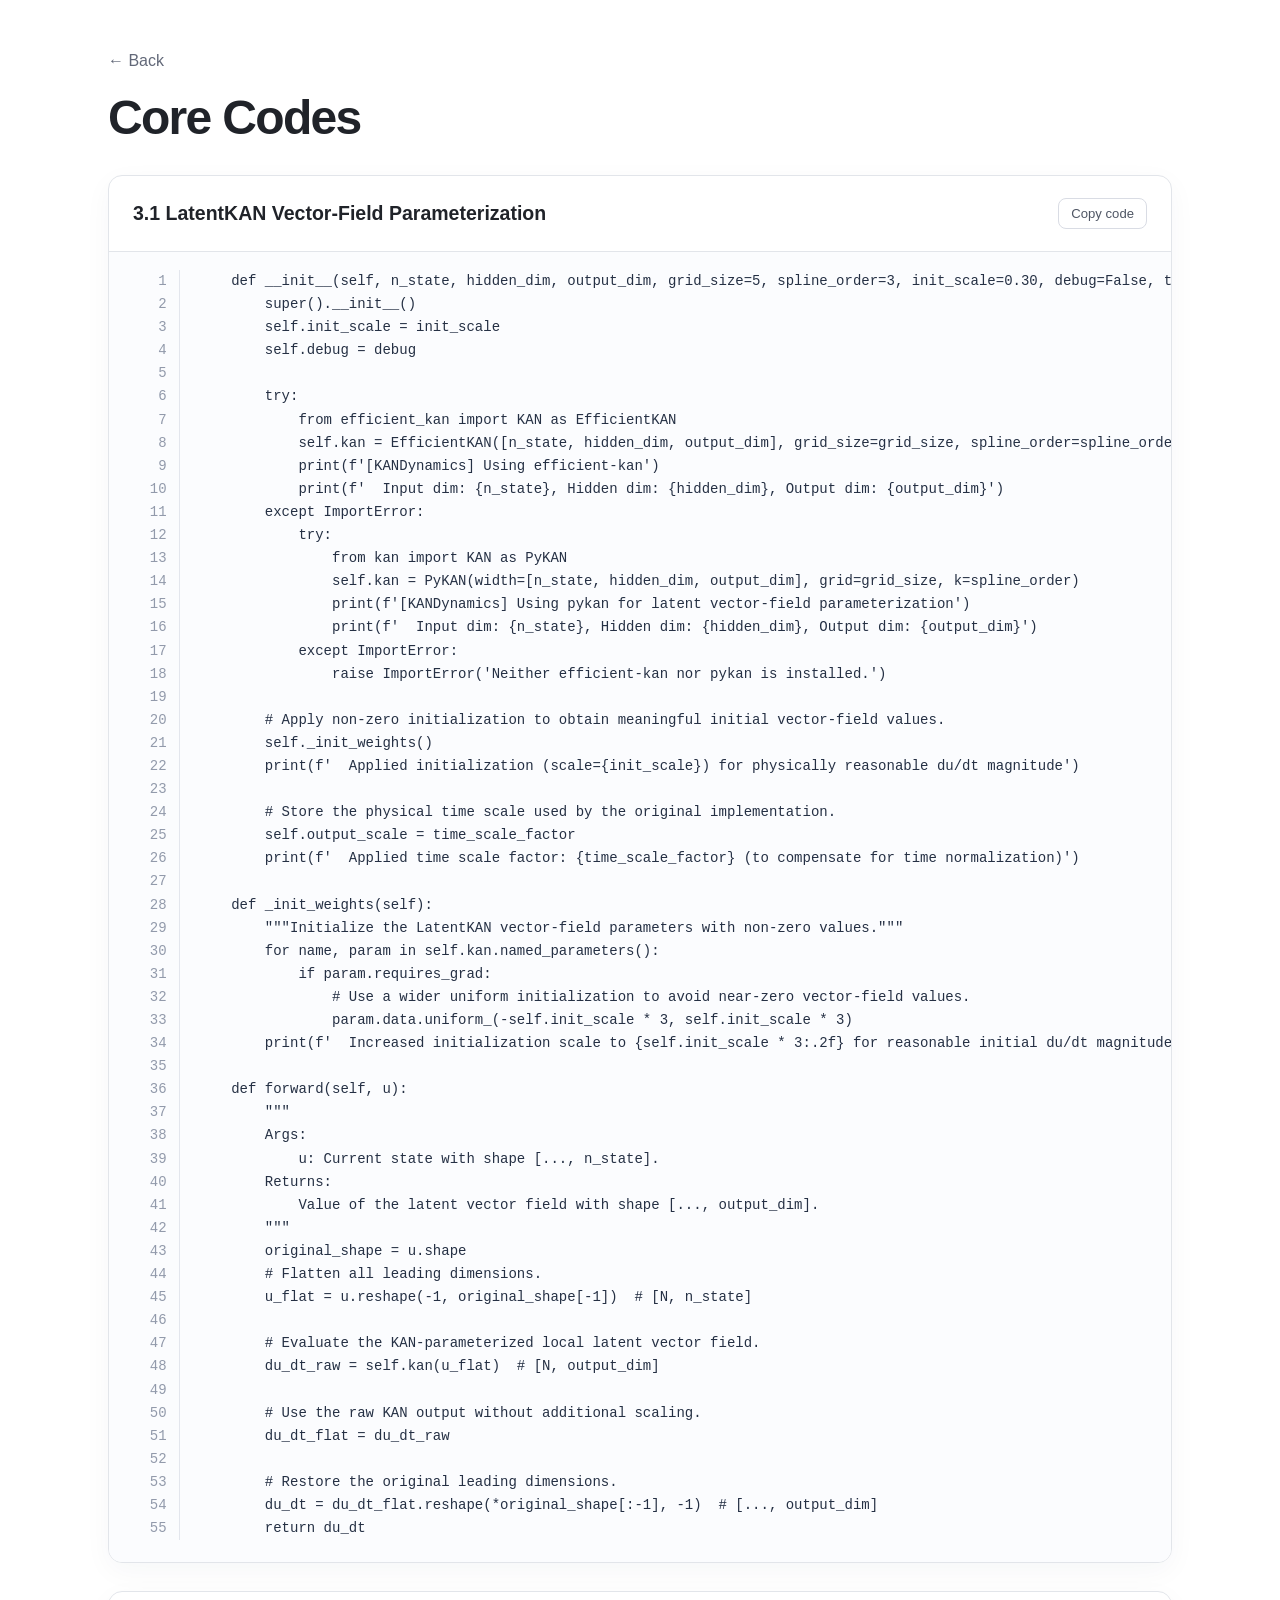
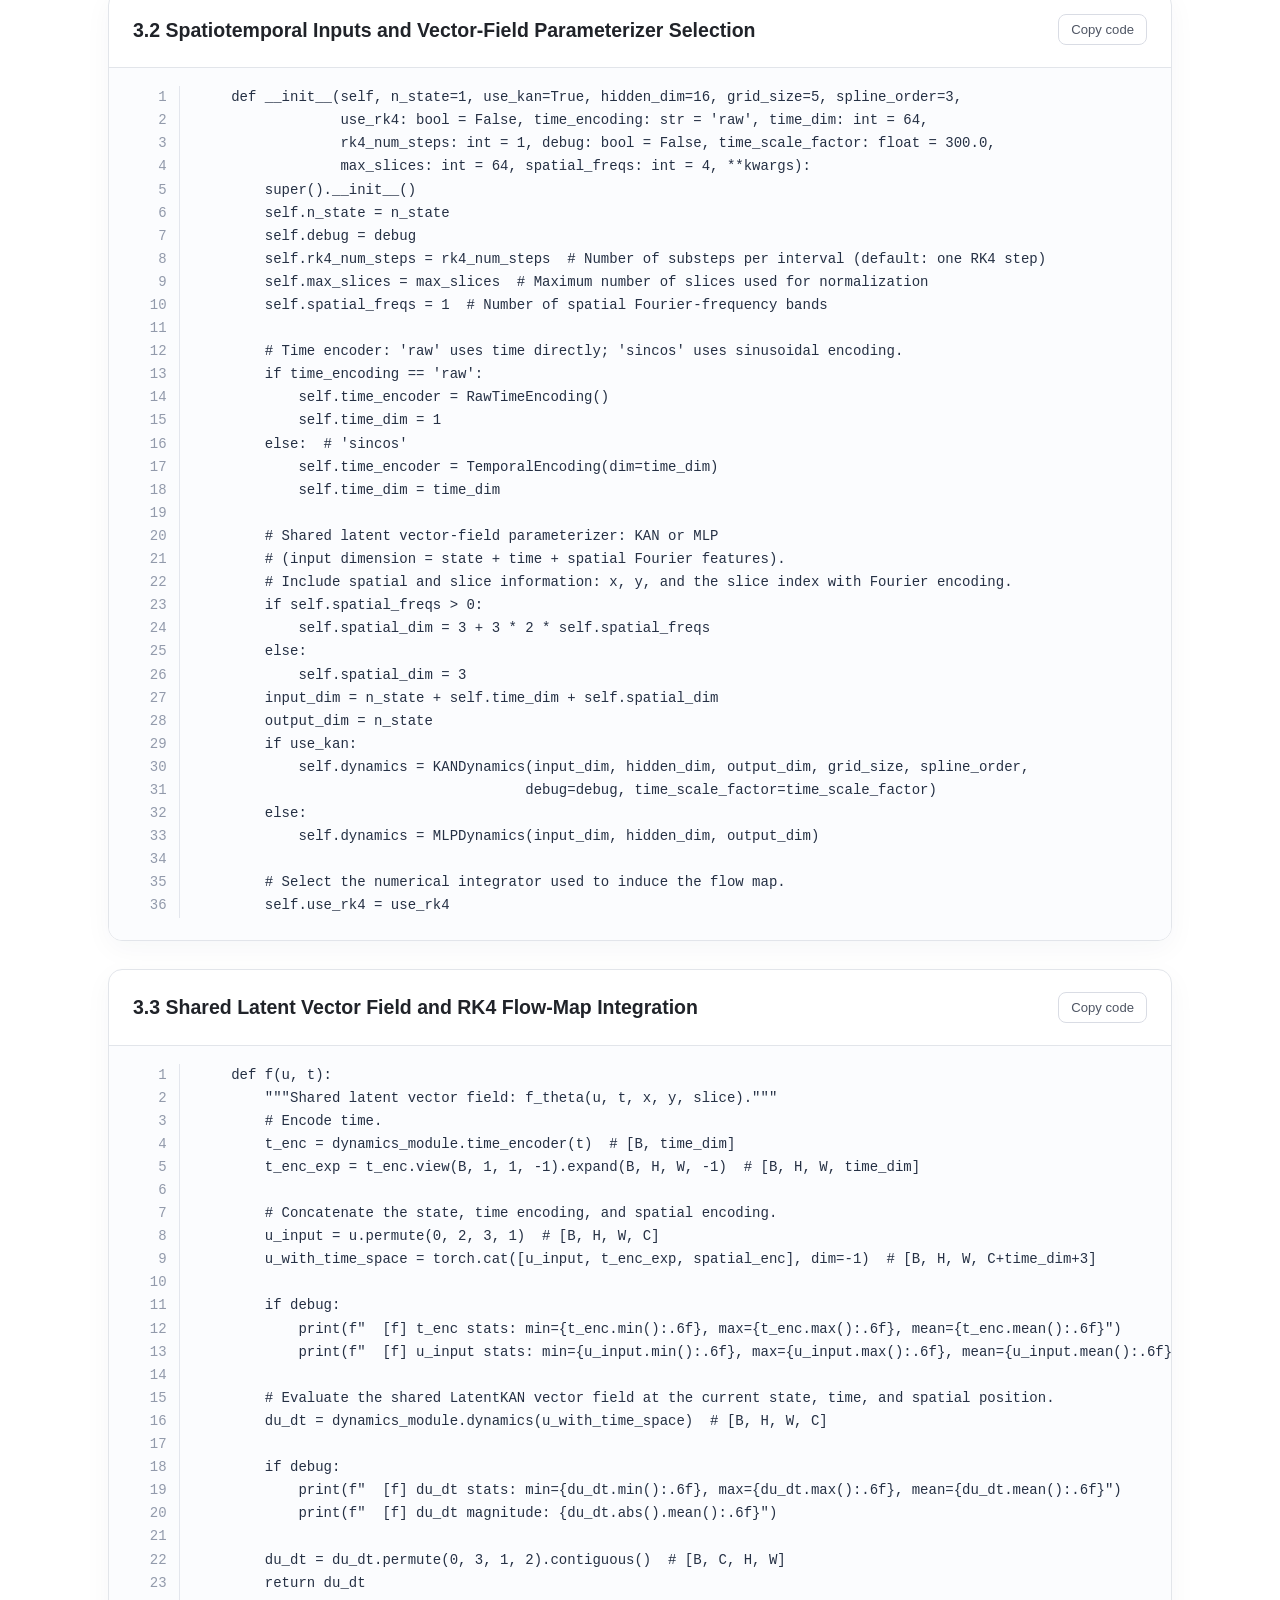
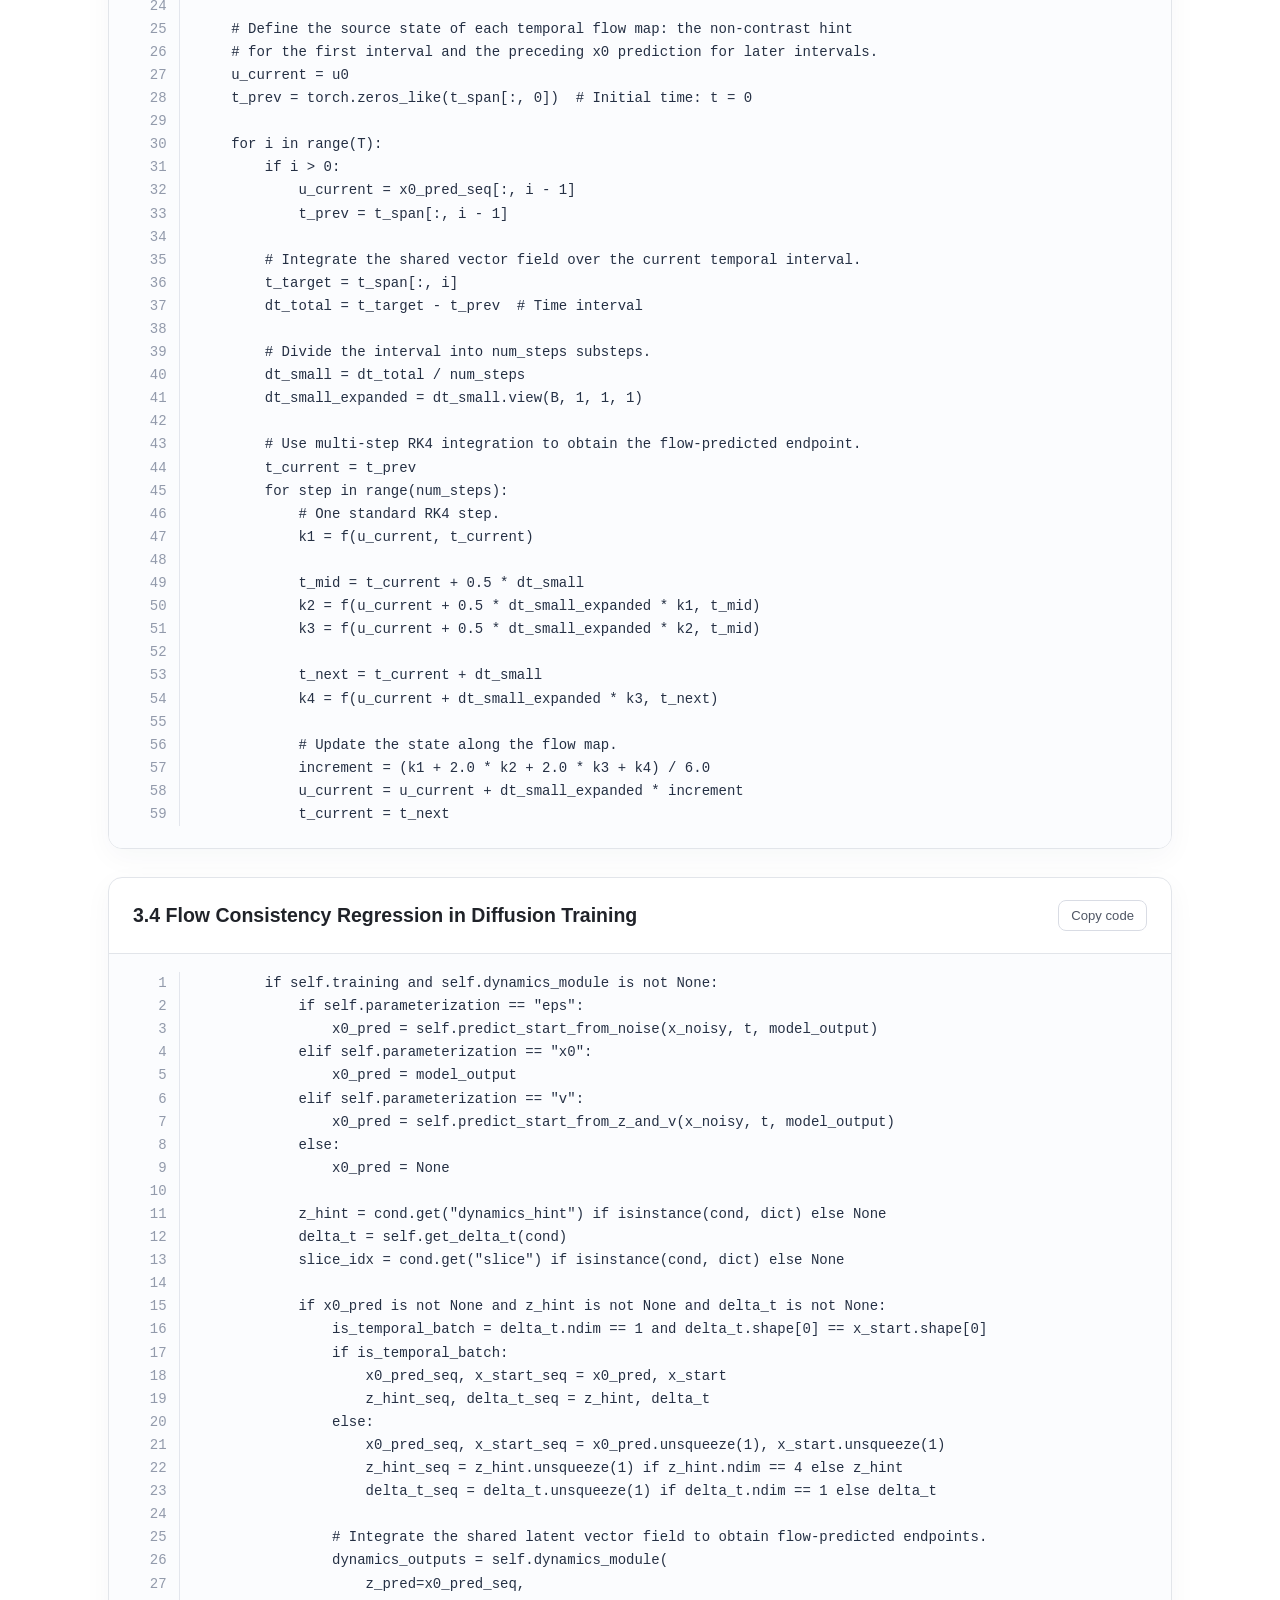
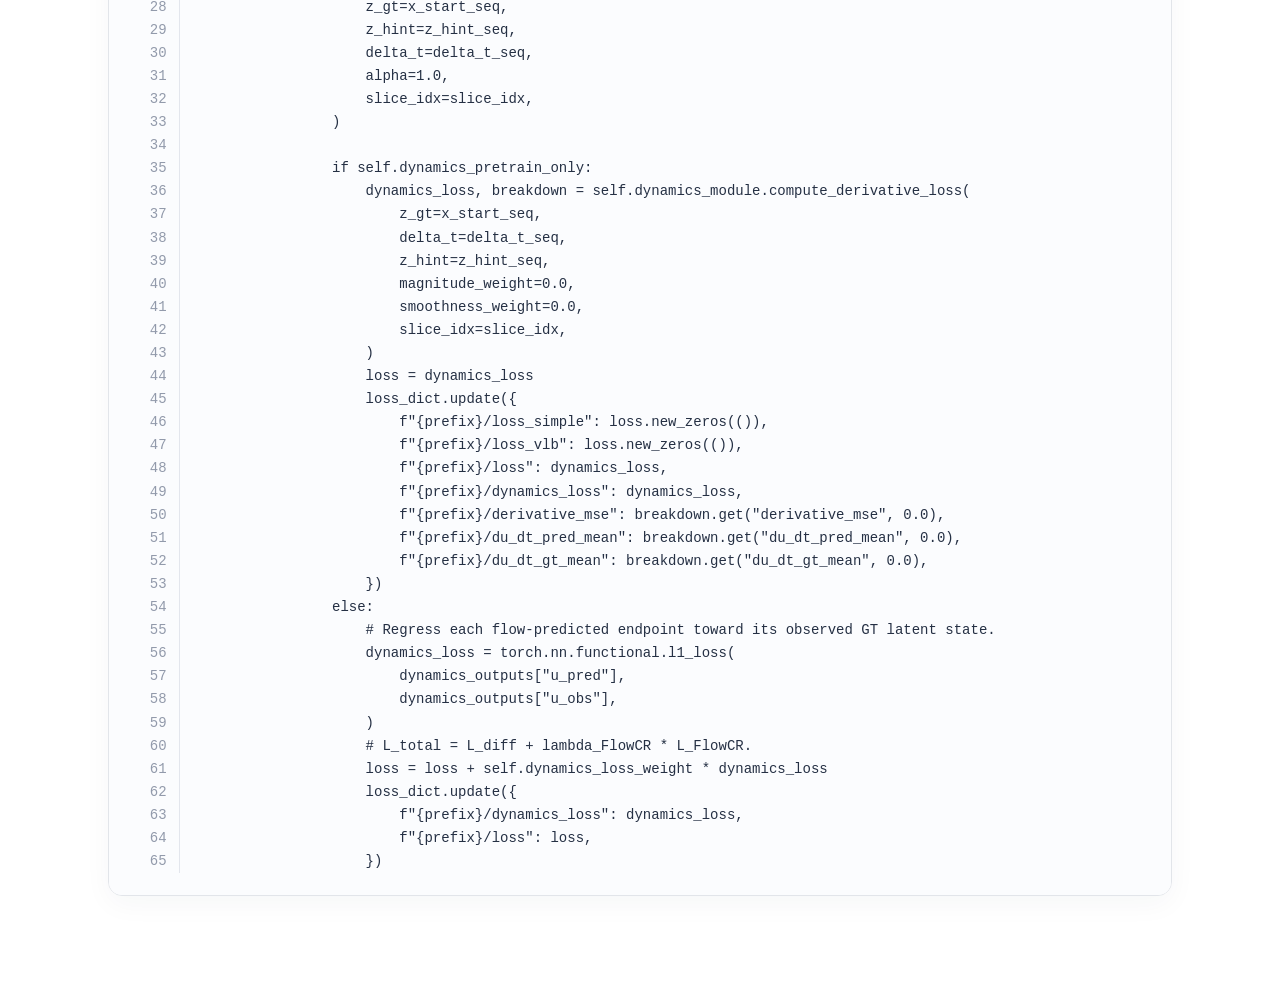
<file: core-codes.html>
<!doctype html>
<html lang="en">
<head>
  <meta charset="utf-8">
  <meta name="viewport" content="width=device-width, initial-scale=1">
  <meta name="theme-color" content="#ffffff">
  <meta name="robots" content="noindex, nofollow, noarchive">
  <title>Core Codes | KAFlow</title>
  <link rel="stylesheet" href="styles-scrub10.css?v=code-stack-1103">
</head>
<body>
  <main class="codes-page">
    <a class="codes-back-link" href="./">← Back</a>
    <h1>Core Codes</h1>
    <div class="codes-main">
      <article class="code-pane" id="code-section-1">
        <div class="code-pane-heading"><h2>3.1 LatentKAN Vector-Field Parameterization</h2><button class="code-copy" type="button" aria-label="Copy code for 3.1 LatentKAN Vector-Field Parameterization">Copy code</button></div>
        <pre class="code-block"><code><span class="code-line">    def __init__(self, n_state, hidden_dim, output_dim, grid_size=5, spline_order=3, init_scale=0.30, debug=False, time_scale_factor=300.0):</span><span class="code-line">        super().__init__()</span><span class="code-line">        self.init_scale = init_scale</span><span class="code-line">        self.debug = debug</span><span class="code-line"></span><span class="code-line">        try:</span><span class="code-line">            from efficient_kan import KAN as EfficientKAN</span><span class="code-line">            self.kan = EfficientKAN([n_state, hidden_dim, output_dim], grid_size=grid_size, spline_order=spline_order)</span><span class="code-line">            print(f&#x27;[KANDynamics] Using efficient-kan&#x27;)</span><span class="code-line">            print(f&#x27;  Input dim: {n_state}, Hidden dim: {hidden_dim}, Output dim: {output_dim}&#x27;)</span><span class="code-line">        except ImportError:</span><span class="code-line">            try:</span><span class="code-line">                from kan import KAN as PyKAN</span><span class="code-line">                self.kan = PyKAN(width=[n_state, hidden_dim, output_dim], grid=grid_size, k=spline_order)</span><span class="code-line">                print(f&#x27;[KANDynamics] Using pykan for latent vector-field parameterization&#x27;)</span><span class="code-line">                print(f&#x27;  Input dim: {n_state}, Hidden dim: {hidden_dim}, Output dim: {output_dim}&#x27;)</span><span class="code-line">            except ImportError:</span><span class="code-line">                raise ImportError(&#x27;Neither efficient-kan nor pykan is installed.&#x27;)</span><span class="code-line"></span><span class="code-line">        # Apply non-zero initialization to obtain meaningful initial vector-field values.</span><span class="code-line">        self._init_weights()</span><span class="code-line">        print(f&#x27;  Applied initialization (scale={init_scale}) for physically reasonable du/dt magnitude&#x27;)</span><span class="code-line"></span><span class="code-line">        # Store the physical time scale used by the original implementation.</span><span class="code-line">        self.output_scale = time_scale_factor</span><span class="code-line">        print(f&#x27;  Applied time scale factor: {time_scale_factor} (to compensate for time normalization)&#x27;)</span><span class="code-line"></span><span class="code-line">    def _init_weights(self):</span><span class="code-line">        &quot;&quot;&quot;Initialize the LatentKAN vector-field parameters with non-zero values.&quot;&quot;&quot;</span><span class="code-line">        for name, param in self.kan.named_parameters():</span><span class="code-line">            if param.requires_grad:</span><span class="code-line">                # Use a wider uniform initialization to avoid near-zero vector-field values.</span><span class="code-line">                param.data.uniform_(-self.init_scale * 3, self.init_scale * 3)</span><span class="code-line">        print(f&#x27;  Increased initialization scale to {self.init_scale * 3:.2f} for reasonable initial du/dt magnitude&#x27;)</span><span class="code-line"></span><span class="code-line">    def forward(self, u):</span><span class="code-line">        &quot;&quot;&quot;</span><span class="code-line">        Args:</span><span class="code-line">            u: Current state with shape [..., n_state].</span><span class="code-line">        Returns:</span><span class="code-line">            Value of the latent vector field with shape [..., output_dim].</span><span class="code-line">        &quot;&quot;&quot;</span><span class="code-line">        original_shape = u.shape</span><span class="code-line">        # Flatten all leading dimensions.</span><span class="code-line">        u_flat = u.reshape(-1, original_shape[-1])  # [N, n_state]</span><span class="code-line"></span><span class="code-line">        # Evaluate the KAN-parameterized local latent vector field.</span><span class="code-line">        du_dt_raw = self.kan(u_flat)  # [N, output_dim]</span><span class="code-line"></span><span class="code-line">        # Use the raw KAN output without additional scaling.</span><span class="code-line">        du_dt_flat = du_dt_raw</span><span class="code-line"></span><span class="code-line">        # Restore the original leading dimensions.</span><span class="code-line">        du_dt = du_dt_flat.reshape(*original_shape[:-1], -1)  # [..., output_dim]</span><span class="code-line">        return du_dt</span></code></pre>
      </article>
      <article class="code-pane" id="code-section-2">
        <div class="code-pane-heading"><h2>3.2 Spatiotemporal Inputs and Vector-Field Parameterizer Selection</h2><button class="code-copy" type="button" aria-label="Copy code for 3.2 Spatiotemporal Inputs and Vector-Field Parameterizer Selection">Copy code</button></div>
        <pre class="code-block"><code><span class="code-line">    def __init__(self, n_state=1, use_kan=True, hidden_dim=16, grid_size=5, spline_order=3,</span><span class="code-line">                 use_rk4: bool = False, time_encoding: str = &#x27;raw&#x27;, time_dim: int = 64,</span><span class="code-line">                 rk4_num_steps: int = 1, debug: bool = False, time_scale_factor: float = 300.0,</span><span class="code-line">                 max_slices: int = 64, spatial_freqs: int = 4, **kwargs):</span><span class="code-line">        super().__init__()</span><span class="code-line">        self.n_state = n_state</span><span class="code-line">        self.debug = debug</span><span class="code-line">        self.rk4_num_steps = rk4_num_steps  # Number of substeps per interval (default: one RK4 step)</span><span class="code-line">        self.max_slices = max_slices  # Maximum number of slices used for normalization</span><span class="code-line">        self.spatial_freqs = 1  # Number of spatial Fourier-frequency bands</span><span class="code-line"></span><span class="code-line">        # Time encoder: &#x27;raw&#x27; uses time directly; &#x27;sincos&#x27; uses sinusoidal encoding.</span><span class="code-line">        if time_encoding == &#x27;raw&#x27;:</span><span class="code-line">            self.time_encoder = RawTimeEncoding()</span><span class="code-line">            self.time_dim = 1</span><span class="code-line">        else:  # &#x27;sincos&#x27;</span><span class="code-line">            self.time_encoder = TemporalEncoding(dim=time_dim)</span><span class="code-line">            self.time_dim = time_dim</span><span class="code-line"></span><span class="code-line">        # Shared latent vector-field parameterizer: KAN or MLP</span><span class="code-line">        # (input dimension = state + time + spatial Fourier features).</span><span class="code-line">        # Include spatial and slice information: x, y, and the slice index with Fourier encoding.</span><span class="code-line">        if self.spatial_freqs &gt; 0:</span><span class="code-line">            self.spatial_dim = 3 + 3 * 2 * self.spatial_freqs</span><span class="code-line">        else:</span><span class="code-line">            self.spatial_dim = 3</span><span class="code-line">        input_dim = n_state + self.time_dim + self.spatial_dim</span><span class="code-line">        output_dim = n_state</span><span class="code-line">        if use_kan:</span><span class="code-line">            self.dynamics = KANDynamics(input_dim, hidden_dim, output_dim, grid_size, spline_order,</span><span class="code-line">                                       debug=debug, time_scale_factor=time_scale_factor)</span><span class="code-line">        else:</span><span class="code-line">            self.dynamics = MLPDynamics(input_dim, hidden_dim, output_dim)</span><span class="code-line"></span><span class="code-line">        # Select the numerical integrator used to induce the flow map.</span><span class="code-line">        self.use_rk4 = use_rk4</span></code></pre>
      </article>
      <article class="code-pane" id="code-section-3">
        <div class="code-pane-heading"><h2>3.3 Shared Latent Vector Field and RK4 Flow-Map Integration</h2><button class="code-copy" type="button" aria-label="Copy code for 3.3 Shared Latent Vector Field and RK4 Flow-Map Integration">Copy code</button></div>
        <pre class="code-block"><code><span class="code-line">    def f(u, t):</span><span class="code-line">        &quot;&quot;&quot;Shared latent vector field: f_theta(u, t, x, y, slice).&quot;&quot;&quot;</span><span class="code-line">        # Encode time.</span><span class="code-line">        t_enc = dynamics_module.time_encoder(t)  # [B, time_dim]</span><span class="code-line">        t_enc_exp = t_enc.view(B, 1, 1, -1).expand(B, H, W, -1)  # [B, H, W, time_dim]</span><span class="code-line"></span><span class="code-line">        # Concatenate the state, time encoding, and spatial encoding.</span><span class="code-line">        u_input = u.permute(0, 2, 3, 1)  # [B, H, W, C]</span><span class="code-line">        u_with_time_space = torch.cat([u_input, t_enc_exp, spatial_enc], dim=-1)  # [B, H, W, C+time_dim+3]</span><span class="code-line"></span><span class="code-line">        if debug:</span><span class="code-line">            print(f&quot;  [f] t_enc stats: min={t_enc.min():.6f}, max={t_enc.max():.6f}, mean={t_enc.mean():.6f}&quot;)</span><span class="code-line">            print(f&quot;  [f] u_input stats: min={u_input.min():.6f}, max={u_input.max():.6f}, mean={u_input.mean():.6f}&quot;)</span><span class="code-line"></span><span class="code-line">        # Evaluate the shared LatentKAN vector field at the current state, time, and spatial position.</span><span class="code-line">        du_dt = dynamics_module.dynamics(u_with_time_space)  # [B, H, W, C]</span><span class="code-line"></span><span class="code-line">        if debug:</span><span class="code-line">            print(f&quot;  [f] du_dt stats: min={du_dt.min():.6f}, max={du_dt.max():.6f}, mean={du_dt.mean():.6f}&quot;)</span><span class="code-line">            print(f&quot;  [f] du_dt magnitude: {du_dt.abs().mean():.6f}&quot;)</span><span class="code-line"></span><span class="code-line">        du_dt = du_dt.permute(0, 3, 1, 2).contiguous()  # [B, C, H, W]</span><span class="code-line">        return du_dt</span><span class="code-line"></span><span class="code-line">    # Define the source state of each temporal flow map: the non-contrast hint</span><span class="code-line">    # for the first interval and the preceding x0 prediction for later intervals.</span><span class="code-line">    u_current = u0</span><span class="code-line">    t_prev = torch.zeros_like(t_span[:, 0])  # Initial time: t = 0</span><span class="code-line"></span><span class="code-line">    for i in range(T):</span><span class="code-line">        if i &gt; 0:</span><span class="code-line">            u_current = x0_pred_seq[:, i - 1]</span><span class="code-line">            t_prev = t_span[:, i - 1]</span><span class="code-line"></span><span class="code-line">        # Integrate the shared vector field over the current temporal interval.</span><span class="code-line">        t_target = t_span[:, i]</span><span class="code-line">        dt_total = t_target - t_prev  # Time interval</span><span class="code-line"></span><span class="code-line">        # Divide the interval into num_steps substeps.</span><span class="code-line">        dt_small = dt_total / num_steps</span><span class="code-line">        dt_small_expanded = dt_small.view(B, 1, 1, 1)</span><span class="code-line"></span><span class="code-line">        # Use multi-step RK4 integration to obtain the flow-predicted endpoint.</span><span class="code-line">        t_current = t_prev</span><span class="code-line">        for step in range(num_steps):</span><span class="code-line">            # One standard RK4 step.</span><span class="code-line">            k1 = f(u_current, t_current)</span><span class="code-line"></span><span class="code-line">            t_mid = t_current + 0.5 * dt_small</span><span class="code-line">            k2 = f(u_current + 0.5 * dt_small_expanded * k1, t_mid)</span><span class="code-line">            k3 = f(u_current + 0.5 * dt_small_expanded * k2, t_mid)</span><span class="code-line"></span><span class="code-line">            t_next = t_current + dt_small</span><span class="code-line">            k4 = f(u_current + dt_small_expanded * k3, t_next)</span><span class="code-line"></span><span class="code-line">            # Update the state along the flow map.</span><span class="code-line">            increment = (k1 + 2.0 * k2 + 2.0 * k3 + k4) / 6.0</span><span class="code-line">            u_current = u_current + dt_small_expanded * increment</span><span class="code-line">            t_current = t_next</span></code></pre>
      </article>
      <article class="code-pane" id="code-section-4">
        <div class="code-pane-heading"><h2>3.4 Flow Consistency Regression in Diffusion Training</h2><button class="code-copy" type="button" aria-label="Copy code for 3.4 Flow Consistency Regression in Diffusion Training">Copy code</button></div>
        <pre class="code-block"><code><span class="code-line">        if self.training and self.dynamics_module is not None:</span><span class="code-line">            if self.parameterization == &quot;eps&quot;:</span><span class="code-line">                x0_pred = self.predict_start_from_noise(x_noisy, t, model_output)</span><span class="code-line">            elif self.parameterization == &quot;x0&quot;:</span><span class="code-line">                x0_pred = model_output</span><span class="code-line">            elif self.parameterization == &quot;v&quot;:</span><span class="code-line">                x0_pred = self.predict_start_from_z_and_v(x_noisy, t, model_output)</span><span class="code-line">            else:</span><span class="code-line">                x0_pred = None</span><span class="code-line"></span><span class="code-line">            z_hint = cond.get(&quot;dynamics_hint&quot;) if isinstance(cond, dict) else None</span><span class="code-line">            delta_t = self.get_delta_t(cond)</span><span class="code-line">            slice_idx = cond.get(&quot;slice&quot;) if isinstance(cond, dict) else None</span><span class="code-line"></span><span class="code-line">            if x0_pred is not None and z_hint is not None and delta_t is not None:</span><span class="code-line">                is_temporal_batch = delta_t.ndim == 1 and delta_t.shape[0] == x_start.shape[0]</span><span class="code-line">                if is_temporal_batch:</span><span class="code-line">                    x0_pred_seq, x_start_seq = x0_pred, x_start</span><span class="code-line">                    z_hint_seq, delta_t_seq = z_hint, delta_t</span><span class="code-line">                else:</span><span class="code-line">                    x0_pred_seq, x_start_seq = x0_pred.unsqueeze(1), x_start.unsqueeze(1)</span><span class="code-line">                    z_hint_seq = z_hint.unsqueeze(1) if z_hint.ndim == 4 else z_hint</span><span class="code-line">                    delta_t_seq = delta_t.unsqueeze(1) if delta_t.ndim == 1 else delta_t</span><span class="code-line"></span><span class="code-line">                # Integrate the shared latent vector field to obtain flow-predicted endpoints.</span><span class="code-line">                dynamics_outputs = self.dynamics_module(</span><span class="code-line">                    z_pred=x0_pred_seq,</span><span class="code-line">                    z_gt=x_start_seq,</span><span class="code-line">                    z_hint=z_hint_seq,</span><span class="code-line">                    delta_t=delta_t_seq,</span><span class="code-line">                    alpha=1.0,</span><span class="code-line">                    slice_idx=slice_idx,</span><span class="code-line">                )</span><span class="code-line"></span><span class="code-line">                if self.dynamics_pretrain_only:</span><span class="code-line">                    dynamics_loss, breakdown = self.dynamics_module.compute_derivative_loss(</span><span class="code-line">                        z_gt=x_start_seq,</span><span class="code-line">                        delta_t=delta_t_seq,</span><span class="code-line">                        z_hint=z_hint_seq,</span><span class="code-line">                        magnitude_weight=0.0,</span><span class="code-line">                        smoothness_weight=0.0,</span><span class="code-line">                        slice_idx=slice_idx,</span><span class="code-line">                    )</span><span class="code-line">                    loss = dynamics_loss</span><span class="code-line">                    loss_dict.update({</span><span class="code-line">                        f&quot;{prefix}/loss_simple&quot;: loss.new_zeros(()),</span><span class="code-line">                        f&quot;{prefix}/loss_vlb&quot;: loss.new_zeros(()),</span><span class="code-line">                        f&quot;{prefix}/loss&quot;: dynamics_loss,</span><span class="code-line">                        f&quot;{prefix}/dynamics_loss&quot;: dynamics_loss,</span><span class="code-line">                        f&quot;{prefix}/derivative_mse&quot;: breakdown.get(&quot;derivative_mse&quot;, 0.0),</span><span class="code-line">                        f&quot;{prefix}/du_dt_pred_mean&quot;: breakdown.get(&quot;du_dt_pred_mean&quot;, 0.0),</span><span class="code-line">                        f&quot;{prefix}/du_dt_gt_mean&quot;: breakdown.get(&quot;du_dt_gt_mean&quot;, 0.0),</span><span class="code-line">                    })</span><span class="code-line">                else:</span><span class="code-line">                    # Regress each flow-predicted endpoint toward its observed GT latent state.</span><span class="code-line">                    dynamics_loss = torch.nn.functional.l1_loss(</span><span class="code-line">                        dynamics_outputs[&quot;u_pred&quot;],</span><span class="code-line">                        dynamics_outputs[&quot;u_obs&quot;],</span><span class="code-line">                    )</span><span class="code-line">                    # L_total = L_diff + lambda_FlowCR * L_FlowCR.</span><span class="code-line">                    loss = loss + self.dynamics_loss_weight * dynamics_loss</span><span class="code-line">                    loss_dict.update({</span><span class="code-line">                        f&quot;{prefix}/dynamics_loss&quot;: dynamics_loss,</span><span class="code-line">                        f&quot;{prefix}/loss&quot;: loss,</span><span class="code-line">                    })</span></code></pre>
      </article>
    </div>
  </main>
  <script src="core-codes.js" defer></script>
</body>
</html>
</file>
<file: styles-scrub10.css>
:root {
  color-scheme: light;
  --ink: #202329;
  --muted: #656b76;
  --line: #e2e5ea;
  --accent: #8572ae;
}

* { box-sizing: border-box; }
html { scroll-behavior: smooth; }
body { margin: 0; background: #fff; color: var(--ink); font-family: Arial, Helvetica, sans-serif; }
button, input { font: inherit; }
button { cursor: pointer; }

.paper-header { max-width: 1160px; margin: 0 auto; padding: 86px 28px 70px; text-align: center; }
.paper-header h1 { margin: 0 auto 28px; max-width: 1090px; font-size: clamp(2.25rem, 4.5vw, 4.15rem); line-height: 1.13; letter-spacing: -0.045em; font-weight: 760; }
.paper-header h1 span { background: linear-gradient(105deg, #8a47c5 4%, #4a8dc3 55%, #32a895 100%); color: transparent; background-clip: text; -webkit-background-clip: text; }
.authors { margin: 0 0 15px; font-size: clamp(1.06rem, 1.8vw, 1.3rem); font-weight: 650; line-height: 1.7; }
sup { font-size: .7em; vertical-align: super; }
.affiliations { color: #555c67; font-size: 1rem; line-height: 1.45; }
.affiliations p { margin: 5px 0; }
.corresponding { margin: 12px 0 22px; color: #80858f; font-size: .89rem; }
.paper-link { display: inline-flex; gap: 10px; align-items: center; justify-content: center; padding: 10px 22px; border-radius: 999px; color: #fff; background: #b8242d; font-size: .94rem; font-weight: 650; text-decoration: none; box-shadow: 0 4px 11px #b8242d21; }
.paper-link:hover { background: #9d1d25; }
.paper-link:focus-visible, button:focus-visible, input:focus-visible { outline: 3px solid #548fcf; outline-offset: 3px; }
.codes-page { max-width: 1120px; margin: 0 auto; padding: 52px 28px 90px; }
.codes-page h1 { margin: 20px 0 30px; font-size: clamp(2rem, 4vw, 3rem); letter-spacing: -0.035em; }
.codes-back-link { color: #626878; text-decoration: none; }
.codes-back-link:hover { color: var(--accent); text-decoration: underline; }
.codes-main { display: grid; gap: 28px; min-width: 0; }
.code-pane { min-width: 0; overflow: hidden; border: 1px solid var(--line); border-radius: 14px; background: #fff; box-shadow: 0 8px 28px #26334a0a; }
.code-pane-heading { display: flex; align-items: center; justify-content: space-between; gap: 16px; padding: 22px 24px; }
.code-pane-heading h2 { margin: 0; font-size: clamp(1.04rem, 1.6vw, 1.22rem); line-height: 1.45; }
.code-copy { flex: 0 0 auto; padding: 7px 12px; border: 1px solid #d9dce4; border-radius: 8px; background: #fff; color: #4f5664; font-size: .82rem; }
.code-copy:hover { border-color: var(--accent); color: #604d83; }
.code-block { margin: 0; overflow-x: auto; border-top: 1px solid var(--line); background: #fbfcfe; color: #253044; font: 14px/1.65 Consolas, 'Courier New', monospace; tab-size: 4; }
.code-block code { display: block; min-width: 100%; width: max-content; padding: 18px 0 22px; counter-reset: code-line; }
.code-line { display: block; min-height: 1.65em; padding-right: 24px; white-space: pre; }
.code-line::before { display: inline-block; width: 3.6rem; margin-right: 18px; padding-right: 12px; border-right: 1px solid #e3e6ed; color: #929aab; text-align: right; user-select: none; counter-increment: code-line; content: counter(code-line); }
.code-line:hover { background: #f1f3f9; }

section { max-width: 1180px; margin: 0 auto; padding: 0 28px 80px; }
section h2 { margin: 0; text-align: center; font-size: clamp(1.55rem, 2.5vw, 2.1rem); letter-spacing: -0.025em; }
.heading-rule { width: 50px; height: 2px; background: var(--accent); margin: 17px auto 38px; }
.comparison-video { display: block; width: 100%; max-width: 1000px; height: auto; margin: 0 auto; background: #07111f; }
.comparison-text { max-width: 1010px; margin: 32px auto 0; font-family: Georgia, 'Times New Roman', serif; font-size: clamp(1.05rem, 1.55vw, 1.25rem); line-height: 1.8; }
.results-section .heading-rule { margin-bottom: 16px; }
.results-intro { margin: 0 auto 30px; color: var(--muted); font-size: clamp(1.05rem, 1.55vw, 1.25rem); line-height: 1.5; text-align: center; }
.results-card { border: 1px solid var(--line); border-radius: 16px; background: #fbfbfd; box-shadow: 0 10px 35px #26334a0b; overflow: hidden; }
.case-picker { display: flex; justify-content: center; flex-wrap: wrap; gap: 9px; padding: 22px 20px; border-bottom: 1px solid var(--line); }
.case-button { min-width: 82px; border: 1px solid #e0e2e8; background: #fff; color: #606671; border-radius: 999px; padding: 9px 16px; font-size: .91rem; }
.case-button:hover { border-color: #a799c5; }
.case-button.active { border-color: var(--accent); background: var(--accent); color: #fff; font-weight: 650; }
.case-panel { padding: 20px 28px 0; }
.video-stage { position: relative; width: 100%; aspect-ratio: 12 / 7; background: #07111f; border-radius: 9px; overflow: hidden; }
#result-video { display: block; width: 100%; height: 100%; background: #07111f; object-fit: contain; }
#video-cover { position: absolute; inset: 0; width: 100%; height: 100%; background: #07111f; object-fit: contain; pointer-events: none; }
#video-cover[hidden] { display: none; }
.video-controls { display: flex; align-items: center; gap: 14px; min-height: 66px; }
.play-button { width: 38px; height: 38px; flex: 0 0 auto; border: 1px solid #d8dbe3; border-radius: 50%; background: #fff; color: #424b59; font-size: .85rem; }
.play-button:hover { color: var(--accent); border-color: var(--accent); }
.time-label { min-width: 35px; color: var(--muted); font-size: .8rem; font-variant-numeric: tabular-nums; }
.seek-track { position: relative; flex: 1 1 auto; height: 32px; cursor: pointer; touch-action: none; user-select: none; }
.seek-track::before { content: ''; position: absolute; left: 0; right: 0; top: 13px; height: 6px; border-radius: 99px; background: #e0e3e9; }
.seek-fill { position: absolute; left: 0; top: 13px; width: var(--progress, 0%); height: 6px; border-radius: 99px; background: var(--accent); pointer-events: none; }
.seek-thumb { position: absolute; left: var(--progress, 0%); top: 8px; width: 16px; height: 16px; transform: translateX(-50%); border-radius: 50%; background: #fff; border: 3px solid var(--accent); box-shadow: 0 1px 4px #0003; pointer-events: none; }
.case-note { margin: 0; padding: 0 28px 21px; color: var(--muted); font-size: .85rem; text-align: center; }

.ideas-section, .method-section { padding-bottom: 105px; }
.motivation, .method-text { max-width: 1010px; margin: 0 auto 39px; font-family: Georgia, 'Times New Roman', serif; font-size: clamp(1.05rem, 1.55vw, 1.25rem); line-height: 1.8; }
.figure-one { max-width: 880px; margin: 0 auto; }
.method-figure { max-width: 1010px; margin: 0 auto; }
.figure-one img, .method-figure img { display: block; width: 100%; height: auto; border: 1px solid #eceef1; }
.figure-one figcaption { margin-top: 11px; text-align: center; color: var(--muted); font-size: .85rem; }

@media (max-width: 700px) {
  .paper-header { padding: 60px 20px 65px; }
  section { padding-left: 17px; padding-right: 17px; padding-bottom: 68px; }
  .heading-rule { margin-bottom: 27px; }
  .case-panel { padding: 13px 13px 0; }
  .case-picker { gap: 7px; padding: 15px 9px; }
  .case-button { min-width: 68px; padding: 8px 11px; }
  .video-controls { gap: 8px; }
  .time-label { font-size: .71rem; min-width: 31px; }
  .case-note { padding: 3px 15px 18px; }
  .motivation, .method-text { line-height: 1.65; }
  .codes-page { padding: 32px 17px 65px; }
  .codes-main { gap: 18px; }
  .code-pane-heading { padding: 17px; }
  .code-block { font-size: 13px; }
  .code-line::before { width: 2.7rem; margin-right: 12px; padding-right: 8px; }
}
</file>
